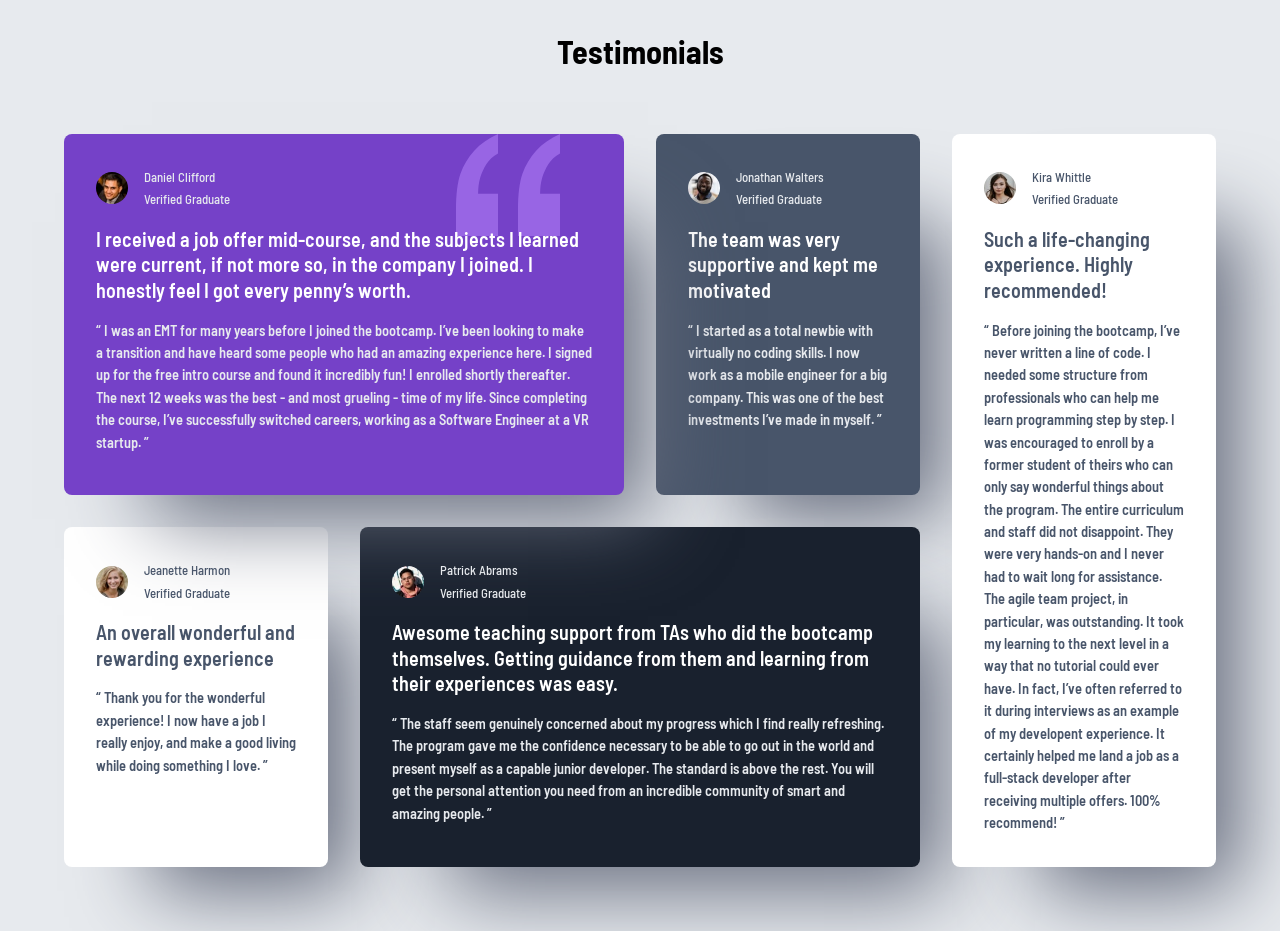
<file: junior/testimonials-grid-section-main/index.html>
<!doctype html>
<html lang="en">
  <head>
    <meta charset="UTF-8" />
    <meta name="viewport" content="width=device-width, initial-scale=1.0" />
    <link rel="stylesheet" href="css/style.css" />
    <link rel="icon" href="images/favicon-32x32.png" />
    <title>Frontend Mentor | Testimonials grid section main</title>
  </head>

  <body>
    <header>
      <h1>Testimonials</h1>
    </header>
    <main class="card">
      <article class="daniel">
        <img src="images/bg-pattern-quotation.svg" alt="" class="quotation" />
        <div class="figure">
          <img
            src="images/image-daniel.jpg"
            alt="Daniel Clifford"
            class="avatar"
          />
          <div>
            <h2>Daniel Clifford</h2>
            <span>Verified Graduate</span>
          </div>
        </div>
        <div>
          <p class="main-quote">
            I received a job offer mid-course, and the subjects I learned were
            current, if not more so, in the company I joined. I honestly feel I
            got every penny’s worth.
          </p>
          <p>
            “ I was an EMT for many years before I joined the bootcamp. I’ve
            been looking to make a transition and have heard some people who had
            an amazing experience here. I signed up for the free intro course
            and found it incredibly fun! I enrolled shortly thereafter. The next
            12 weeks was the best - and most grueling - time of my life. Since
            completing the course, I’ve successfully switched careers, working
            as a Software Engineer at a VR startup. ”
          </p>
        </div>
      </article>
      <article class="jonathan">
        <div class="figure">
          <img
            src="images/image-jonathan.jpg"
            alt="Jonathan Walters"
            class="avatar"
          />
          <div>
            <h2>Jonathan Walters</h2>
            <span>Verified Graduate</span>
          </div>
        </div>

        <div>
          <p class="main-quote">
            The team was very supportive and kept me motivated
          </p>
          <p>
            “ I started as a total newbie with virtually no coding skills. I now
            work as a mobile engineer for a big company. This was one of the
            best investments I’ve made in myself. ”
          </p>
        </div>
      </article>
      <article class="jeanette">
        <div class="figure">
          <img
            src="images/image-jeanette.jpg"
            alt="Jeanette Harmon"
            class="avatar"
          />
          <div>
            <h2>Jeanette Harmon</h2>
            <span>Verified Graduate</span>
          </div>
        </div>
        <div>
          <p class="main-quote">
            An overall wonderful and rewarding experience
          </p>
          <p>
            “ Thank you for the wonderful experience! I now have a job I really
            enjoy, and make a good living while doing something I love. ”
          </p>
        </div>
      </article>
      <article class="patrick">
        <div class="figure">
          <img
            src="images/image-patrick.jpg"
            alt="Patrick Abrams"
            class="avatar"
          />
          <div>
            <h2>Patrick Abrams</h2>
            <span>Verified Graduate</span>
          </div>
        </div>
        <div>
          <p class="main-quote">
            Awesome teaching support from TAs who did the bootcamp themselves.
            Getting guidance from them and learning from their experiences was
            easy.
          </p>
          <p>
            “ The staff seem genuinely concerned about my progress which I find
            really refreshing. The program gave me the confidence necessary to
            be able to go out in the world and present myself as a capable
            junior developer. The standard is above the rest. You will get the
            personal attention you need from an incredible community of smart
            and amazing people. ”
          </p>
        </div>
      </article>

      <article class="kira">
        <div class="figure">
          <img src="images/image-kira.jpg" alt="Kira Whittle" class="avatar" />
          <div>
            <h2>Kira Whittle</h2>
            <span>Verified Graduate</span>
          </div>
        </div>
        <div>
          <p class="main-quote">
            Such a life-changing experience. Highly recommended!
          </p>
          <p>
            “ Before joining the bootcamp, I’ve never written a line of code. I
            needed some structure from professionals who can help me learn
            programming step by step. I was encouraged to enroll by a former
            student of theirs who can only say wonderful things about the
            program. The entire curriculum and staff did not disappoint. They
            were very hands-on and I never had to wait long for assistance. The
            agile team project, in particular, was outstanding. It took my
            learning to the next level in a way that no tutorial could ever
            have. In fact, I’ve often referred to it during interviews as an
            example of my developent experience. It certainly helped me land a
            job as a full-stack developer after receiving multiple offers. 100%
            recommend! ”
          </p>
        </div>
      </article>
    </main>
  </body>
</html>
</file>
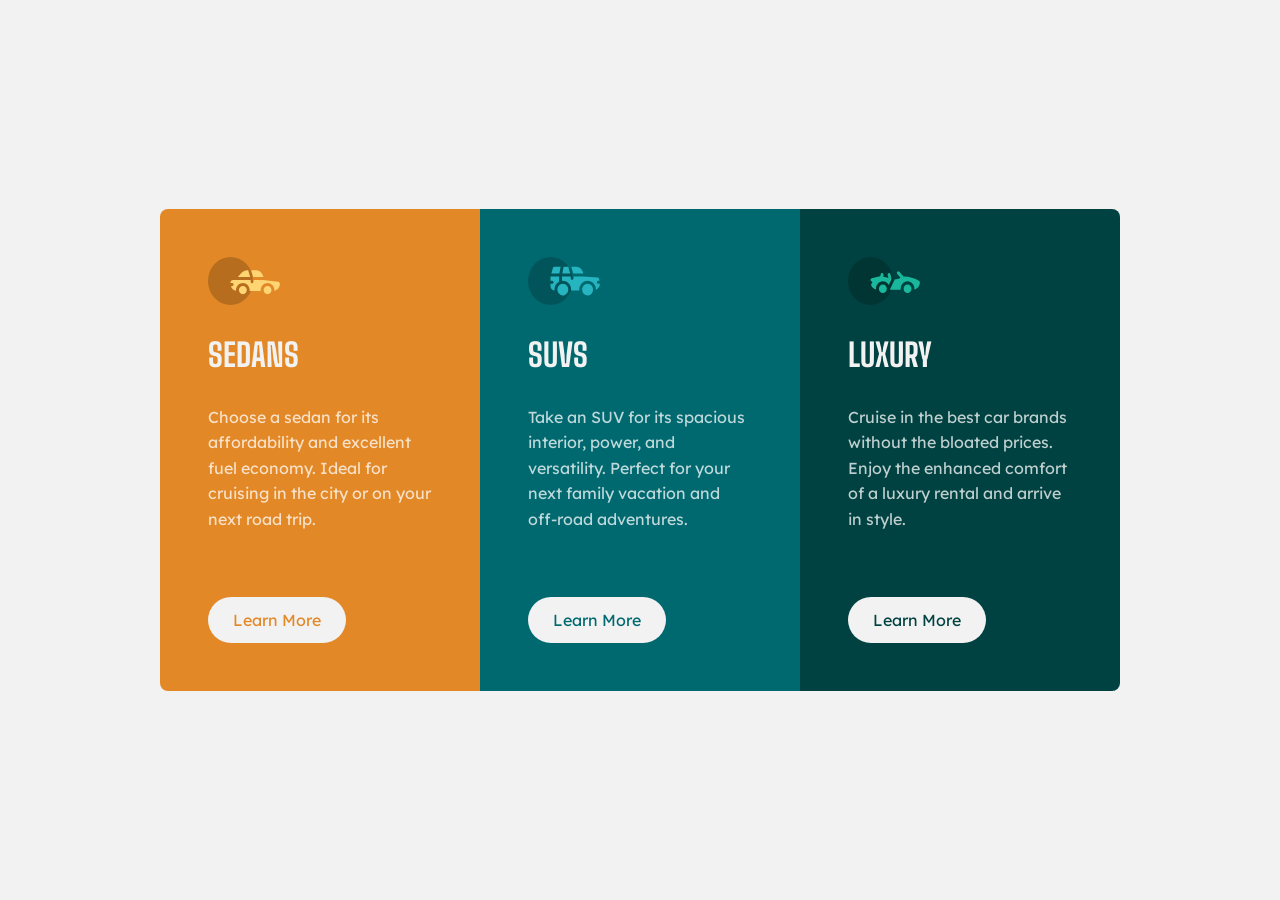
<file: newbie/3-column-preview-card-component/index.html>
<!DOCTYPE html>
<html lang="en">
    <head>
        <meta charset="UTF-8">
        <meta name="viewport" content="width=device-width, initial-scale=1.0">
        <link rel="icon" type="image/png" sizes="32x32" href="images/favicon-32x32.png">
        <link rel="stylesheet" href="css/style.css">
        <link rel="preconnect" href="https://fonts.googleapis.com">
        <link rel="preconnect" href="https://fonts.gstatic.com" crossorigin>
        <link
            href="https://fonts.googleapis.com/css2?family=Big+Shoulders:opsz,wght@10..72,700&family=Lexend+Deca&display=swap"
            rel="stylesheet">
        <title>Frontend Mentor | 3-column preview card component</title>
    </head>
    <body>
        <h1 class="sr-only">Choose your car</h1>
        <main>
            <section class="sedans">
                <div>
                    <img src="images/icon-sedans.svg" alt="" class="icon">
                    <h2>SEDANS</h2>
                    <p>Choose a sedan for its affordability and excellent fuel economy. Ideal for cruising in the city
                        or on your next road trip.</p>
                </div>
                <a href="#" class="button-sedans">Learn More</a>
            </section>
            <section class="suvs">
                <div>
                    <img src="images/icon-suvs.svg" alt="" class="icon">
                    <h2>SUVS</h2>
                    <p>Take an SUV for its spacious interior, power, and versatility. Perfect for your next family vacation
                        and off-road adventures.</p>
                </div>
                <a href="#" class="button-suvs">Learn More</a>
            </section>
            <section class="luxury">
                <div>
                     <img src="images/icon-luxury.svg" alt="" class="icon">
                    <h2>LUXURY</h2>
                    <p>Cruise in the best car brands without the bloated prices. Enjoy the enhanced comfort of a luxury
                        rental and arrive in style.
                    </p>
                </div>
                <a href="#" class="button-luxury">Learn More</a>
            </section>
        </main>
    </body>
</html>
</file>
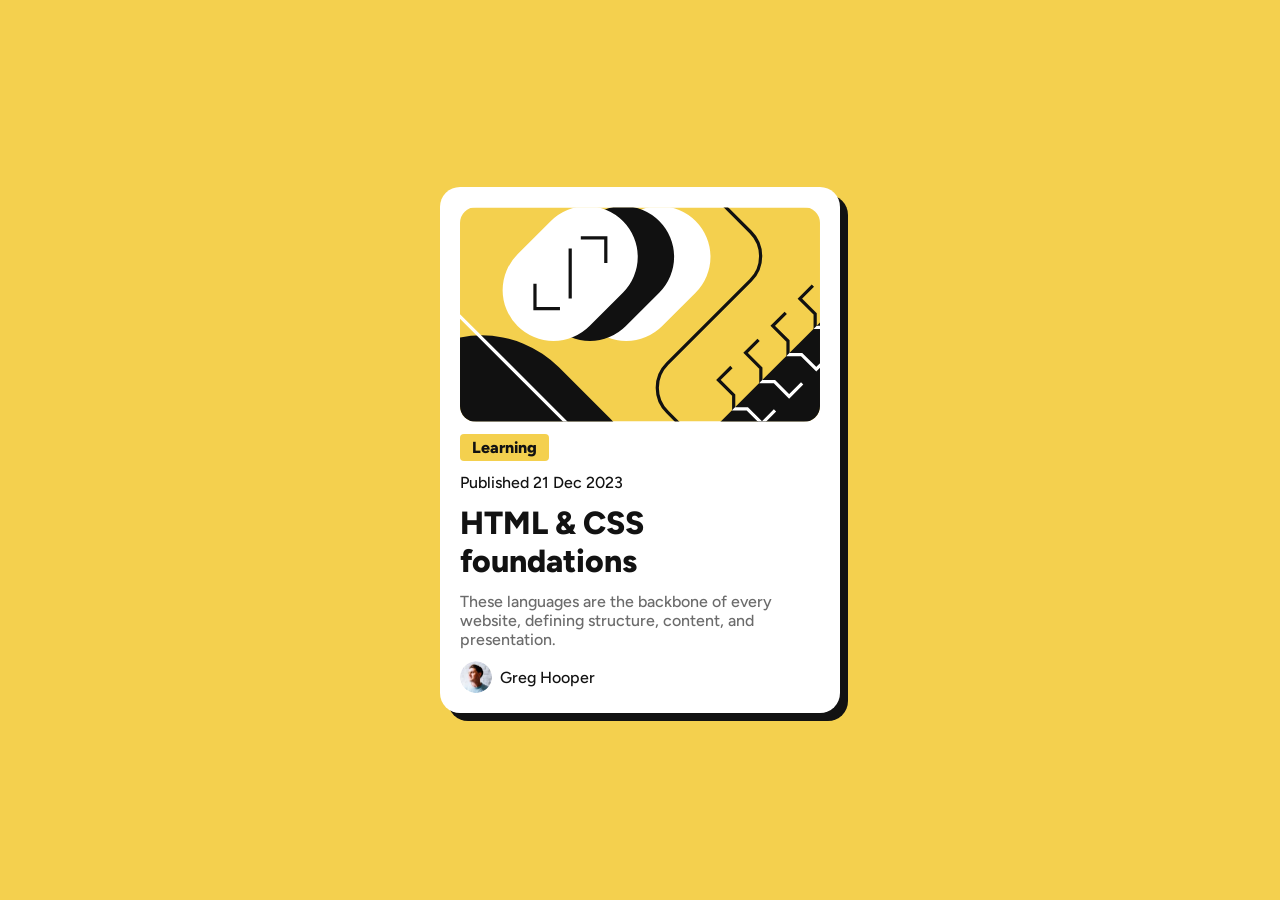
<file: newbie/blog-preview-card/index.html>
<!DOCTYPE html>
<html lang="en">
    <head>
        <meta charset="utf-8">
        <meta name="viewport" content="width=device-width, initial-scale=1.0">
        <link rel="preconnect" href="https://fonts.googleapis.com">
        <link rel="preconnect" href="https://fonts.gstatic.com" crossorigin>
        <link href="https://fonts.googleapis.com/css2?family=Figtree:wght@300..900&display=swap" rel="stylesheet">
        <link rel="icon" type="image/png" sizes="32x32" href="images/favicon-32x32.png">
        <link rel="stylesheet" href="CSS/style.css">
        <title>Frontend Mentor | Blog preview card</title>
    </head>
    <body>
        <main class="card">
            <img src="images/illustration-article.svg" alt="" class="card__image">
            <span class="card__tag">Learning</span>
            <p class="card__date">Published 21 Dec 2023</p>
            <h1 class="card__title"><a href="#">HTML & CSS foundations</a></h1>
            <p class="card__description">These languages are the backbone of every website, defining structure, content, and presentation.</p>
            <div class="card__author">
                <img src="images/image-avatar.webp" alt="Greg Hooper" class="card__avatar">
                <span class="card__author-name">Greg Hooper</span>
            </div>
        </main>
    </body>
</html>
</file>
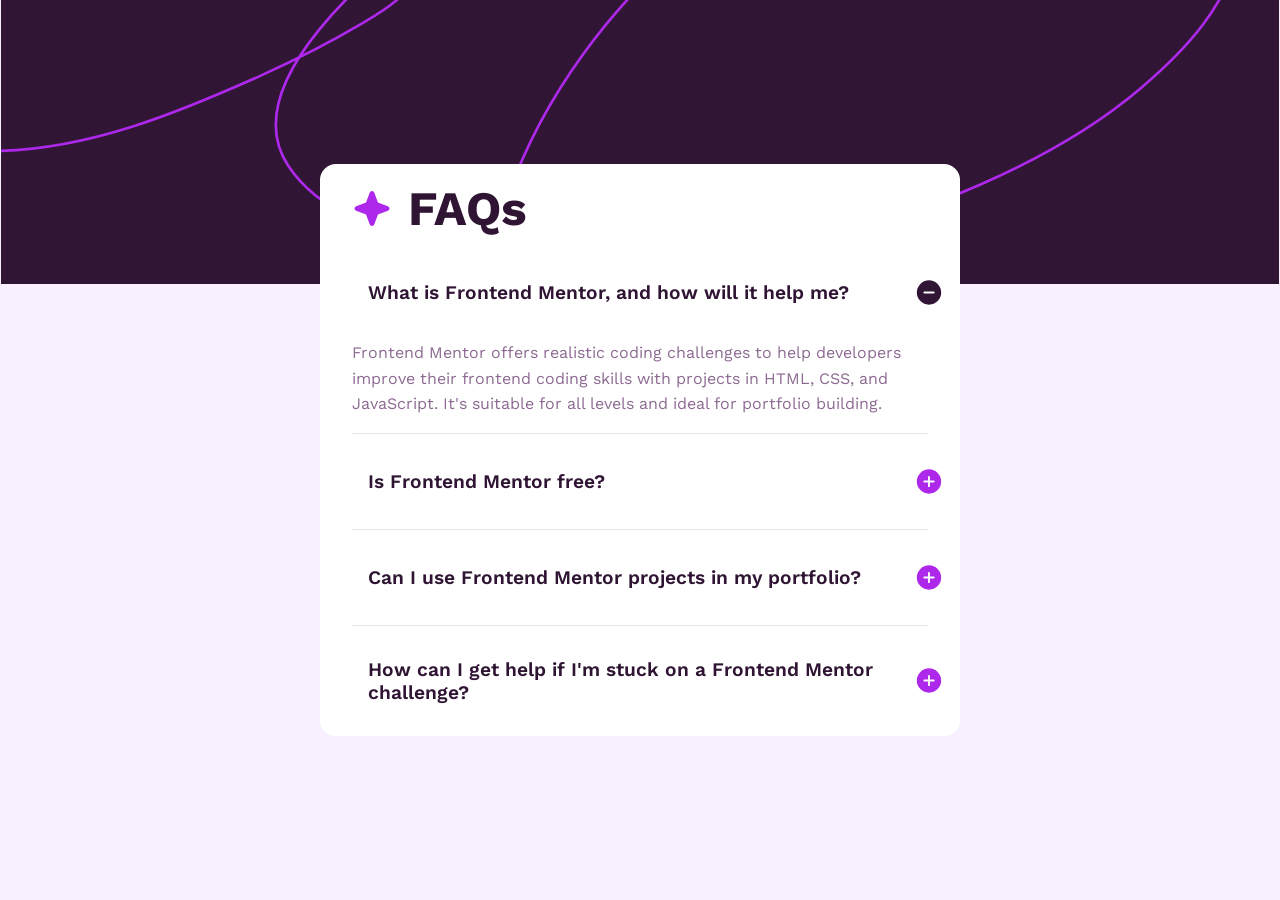
<file: newbie/FAQ accordion/index.html>
<!doctype html>
<html lang="en">

<head>
    <meta charset="UTF-8" />
    <meta name="viewport" content="width=device-width, initial-scale=1.0" />
    <link rel="icon" type="image/png" sizes="32x32" href="images/favicon-32x32.png" />
    <meta name="description" content="A responsive FAQ accordion built with semantic HTML, CSS, and JavaScript — Frontend Mentor challenge." />
    <link rel="stylesheet" href="css/style.css" />
    <link rel="preconnect" href="https://fonts.googleapis.com">
    <link rel="preconnect" href="https://fonts.gstatic.com" crossorigin>
    <link href="https://fonts.googleapis.com/css2?family=Work+Sans:wght@100..900&display=swap" rel="stylesheet">
    <title>Frontend Mentor | FAQ accordion</title>
    <script src="scripts/script.js" defer></script>
</head>

<body>
    <main class="card">
        <div class="header">
            <img src="images/icon-star.svg" alt="" />
            <h1>FAQs</h1>
        </div>

        <ul class="questions-wrapper">
            <li class="question-item">
                <h2>
                    <button type="button" aria-expanded="true">
                        What is Frontend Mentor, and how will it help me?
                        <span>
                            <img src="images/icon-minus.svg" alt="" class="minus"/>
                            <img src="images/icon-plus.svg" alt="" class="plus"/>
                        </span>
                    </button>
                </h2>   
                <p class="item-text">
                    Frontend Mentor offers realistic coding challenges to help developers
                    improve their frontend coding skills with projects in HTML, CSS, and
                    JavaScript. It's suitable for all levels and ideal for portfolio
                    building.
                </p>
            </li>
            <li class="question-item close">
                <h2>
                    <button type="button" aria-expanded="false">
                        Is Frontend Mentor free?
                        <span><img src="images/icon-minus.svg" alt="" class="minus"/>
                            <img src="images/icon-plus.svg" alt="" class="plus"/>
                        </span>
                    </button>
                </h2>
                <p class="item-text">
                    Yes, Frontend Mentor offers both free and premium coding challenges,
                    with the free option providing access to a range of projects suitable
                    for all skill levels.
                </p>
            </li>
            <li class="question-item close">
                <h2>
                    <button type="button" aria-expanded="false">
                        Can I use Frontend Mentor projects in my portfolio?
                        <span><img src="images/icon-minus.svg" alt="" class="minus"/>
                            <img src="images/icon-plus.svg" alt="" class="plus"/>
                        </span>
                    </button>
                </h2>
                <p class="item-text">
                    Yes, you can use projects completed on Frontend Mentor in your
                    portfolio. It's an excellent way to showcase your skills to potential
                    employers!
                </p>
            </li>
            <li class="question-item close">
                <h2>
                    <button type="button" aria-expanded="false">
                        How can I get help if I'm stuck on a Frontend Mentor challenge?
                        <span><img src="images/icon-minus.svg" alt="" class="minus"/>
                            <img src="images/icon-plus.svg" alt="" class="plus"/>
                        </span>
                    </button>
                </h2>
                <p class="item-text">
                    The best place to get help is inside Frontend Mentor's Discord
                    community. There's a help channel where you can ask questions and seek
                    support from other community members.
                </p>
            </li>
        </ul>
    </main>
</body>
</html>
</file>
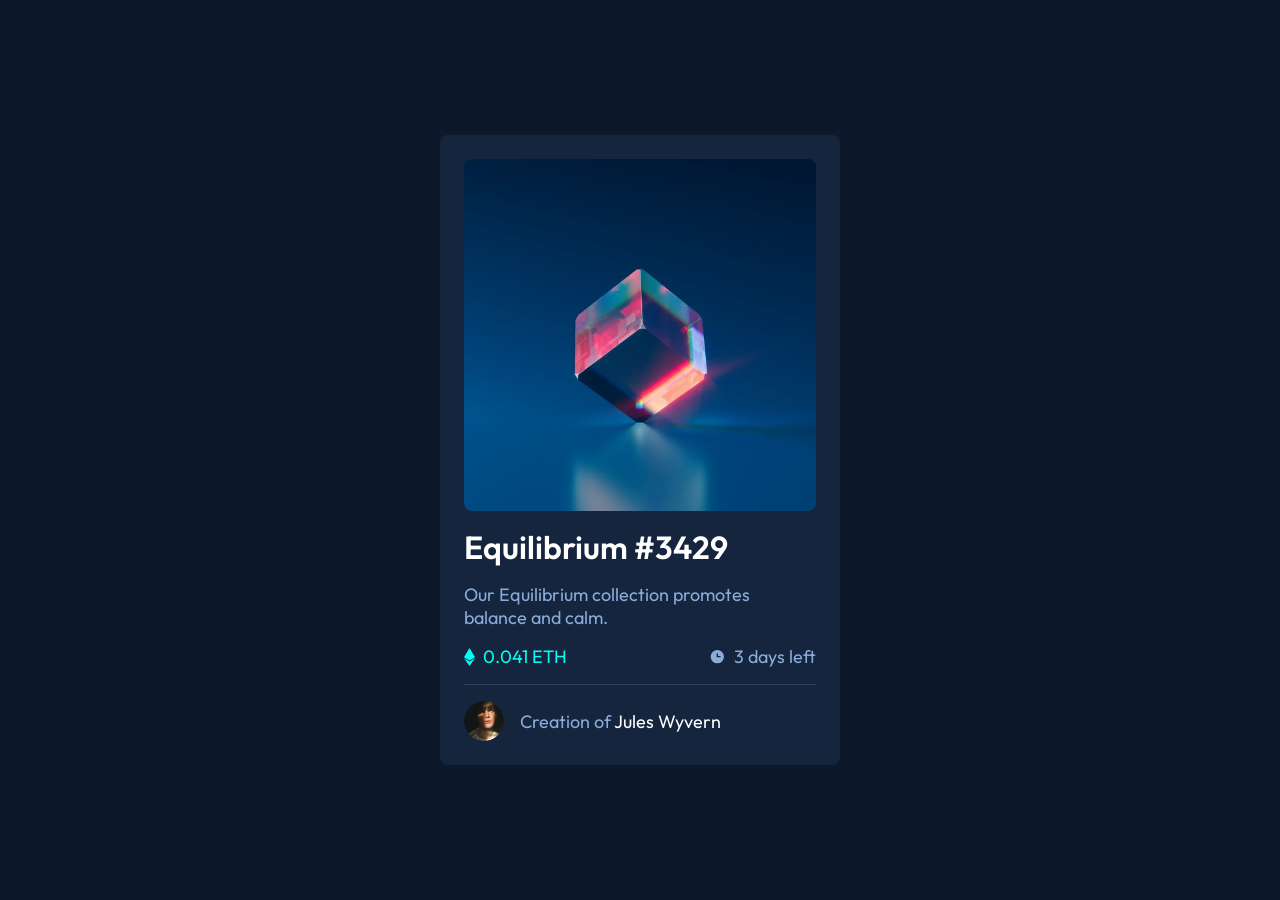
<file: newbie/nft-preview-card-component/index.html>
<!doctype html>
<html lang="en">
  <head>
    <meta charset="UTF-8" />
    <meta name="viewport" content="width=device-width, initial-scale=1.0" />
    <link rel="stylesheet" href="css/style.css" />
    <link
      rel="icon"
      type="image/png"
      sizes="32x32"
      href="images/favicon-32x32.png"
    />
    <title>Frontend Mentor | NFT preview card component</title>
  </head>
  <body>
    <main class="card">
      <div class="image-container">
        <img
          src="images/image-equilibrium.jpg"
          alt="Abstract render of an iridescent glass cube"
          class="main-image"
        />
        <img src="images/icon-view.svg" alt="" class="hover-image" />
      </div>
      <h1><a href="#">Equilibrium #3429</a></h1>
      <p>Our Equilibrium collection promotes balance and calm.</p>
      <div class="data">
        <div class="pair">
          <img src="images/icon-ethereum.svg" alt="" />
          <span class="ETH">0.041 ETH</span>
        </div>
        <div class="pair">
          <img src="images/icon-clock.svg" alt="" />
          <span> 3 days left</span>
        </div>
      </div>
      <hr />
      <figure>
        <img
          src="images/image-avatar.png"
          alt="Jules Wyvern"
          class="avatar"
        />
        <figcaption>Creation of <a href="#">Jules Wyvern</a></figcaption>
      </figure>
    </main>
  </body>
</html>
</file>
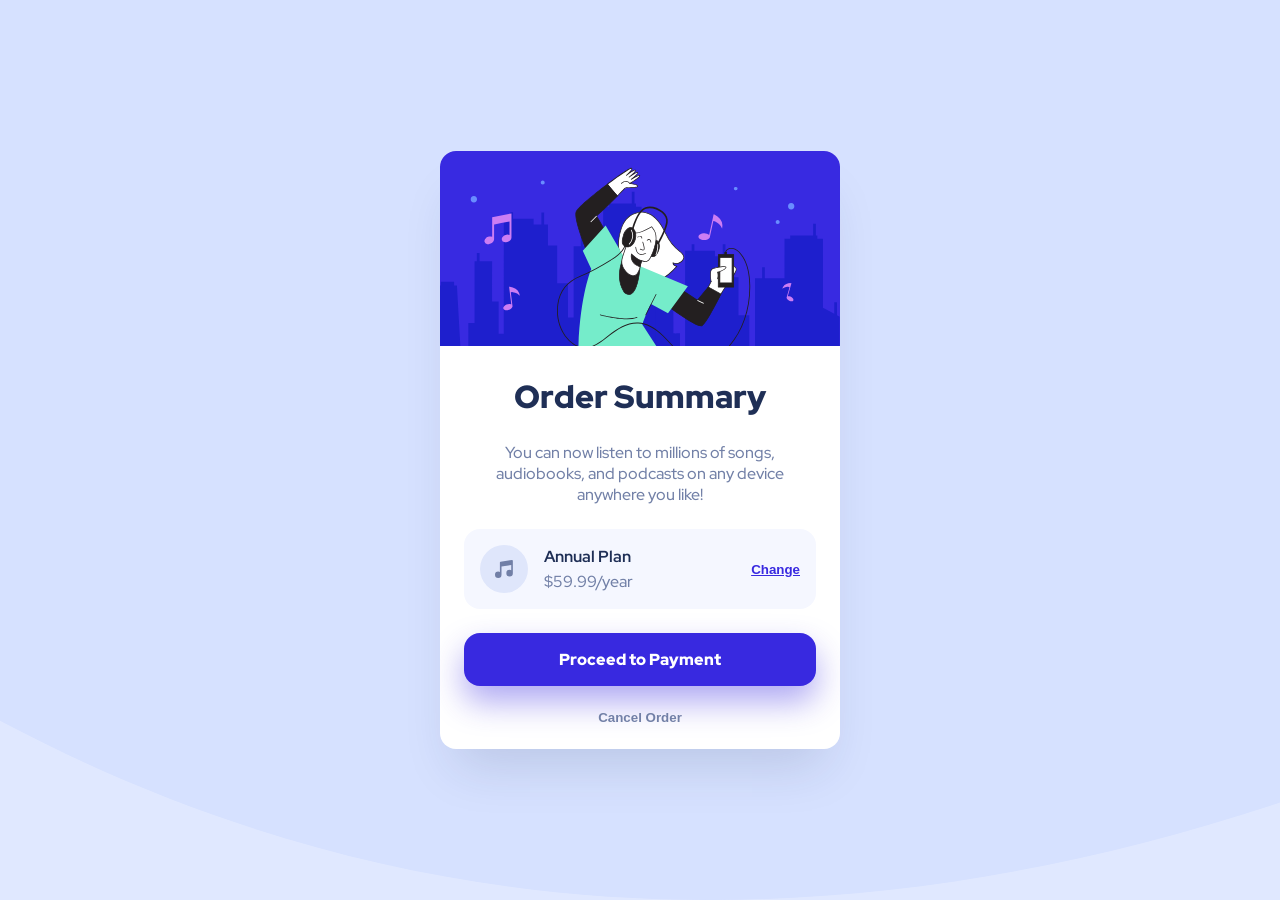
<file: newbie/order-summary-component/index.html>
<!doctype html>
<html lang="en">
  <head>
    <meta charset="UTF-8" />
    <meta name="viewport" content="width=device-width, initial-scale=1.0" />
    <link
      rel="icon"
      type="image/png"
      sizes="32x32"
      href="images/favicon-32x32.png"
    />
    <link rel="stylesheet" href="css/style.css" />
    <title>Frontend Mentor | Order summary card</title>
  </head>
  <body>
    <main class="card">
      <img src="images/illustration-hero.svg" alt="" class="hero" />
      <div class="summary">
        <h1>Order Summary</h1>
        <p>
          You can now listen to millions of songs, audiobooks, and podcasts on
          any device anywhere you like!
        </p>
        <div class="box">
          <div class="annual-plan">
            <img src="images/icon-music.svg" alt="" />
            <div class="price">
              <span class="price-head">Annual Plan</span>
              <span class="price-tag">$59.99/year</span>
            </div>
          </div>
          <button type="button" class="box-button">Change</button>
        </div>
        <a href="#">Proceed to Payment</a>
        <button type="button" class="order-button">Cancel Order</button>
      </div>
    </main>
  </body>
</html>
</file>
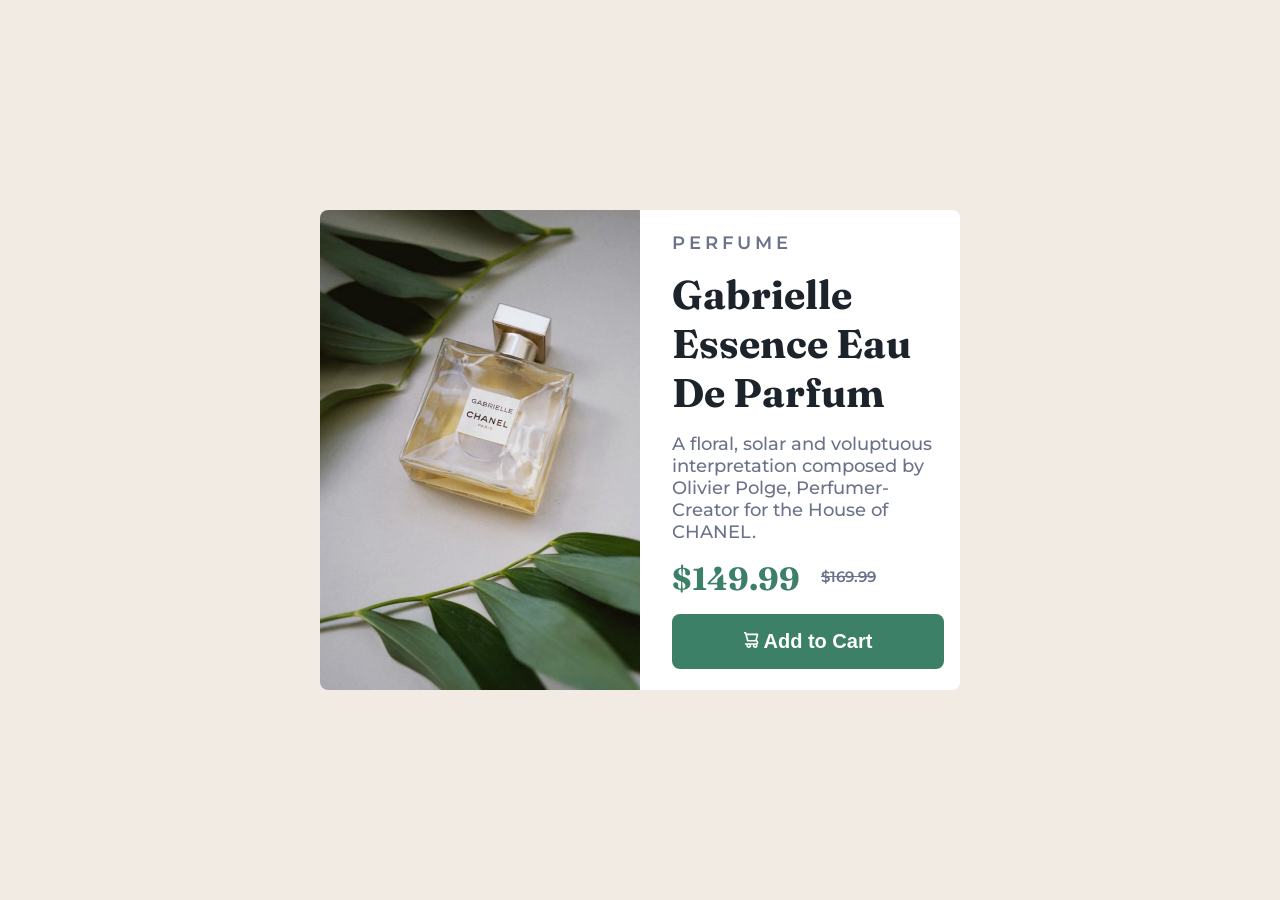
<file: newbie/product-preview-card-component/index.html>
<!doctype html>
<html lang="en">
  <head>
    <meta charset="UTF-8" />
    <meta name="viewport" content="width=device-width, initial-scale=1.0" />
    <link rel="stylesheet" href="css/style.css" />
    <link
      rel="icon"
      type="image/png"
      sizes="32x32"
      href="images/favicon-32x32.png"
    />
    <link rel="preconnect" href="https://fonts.googleapis.com" />
    <link rel="preconnect" href="https://fonts.gstatic.com" crossorigin />
    <link
      href="https://fonts.googleapis.com/css2?family=Fraunces:ital,opsz,wght@0,9..144,100..900;1,9..144,100..900&family=Montserrat:ital,wght@0,100..900;1,100..900&display=swap"
      rel="stylesheet"
    />
    <title>Frontend Mentor | Product preview card component</title>
  </head>
  <body>
    <main class="card">
      <div class="image">
        <img
          src="images/image-product-desktop.jpg"
          alt="Gabrielle Essence Eau De Parfum"
          class="desktop-img"
        />
        <img
          src="images/image-product-mobile.jpg"
          alt="Gabrielle Essence Eau De Parfum"
          class="mobile-img"
        />
      </div>

      <div class="content">
        <span class="perfume">PERFUME</span>

        <h1>Gabrielle Essence Eau De Parfum</h1>

        <p>
          A floral, solar and voluptuous interpretation composed by Olivier
          Polge, Perfumer-Creator for the House of CHANEL.
        </p>
        <div class="price">
          <span>$149.99</span> <del>$169.99</del>
        </div>

        <button>
          <img src="images/icon-cart.svg" alt="" /> <span>Add to Cart</span>
        </button>
      </div>
    </main>
  </body>
</html>
</file>
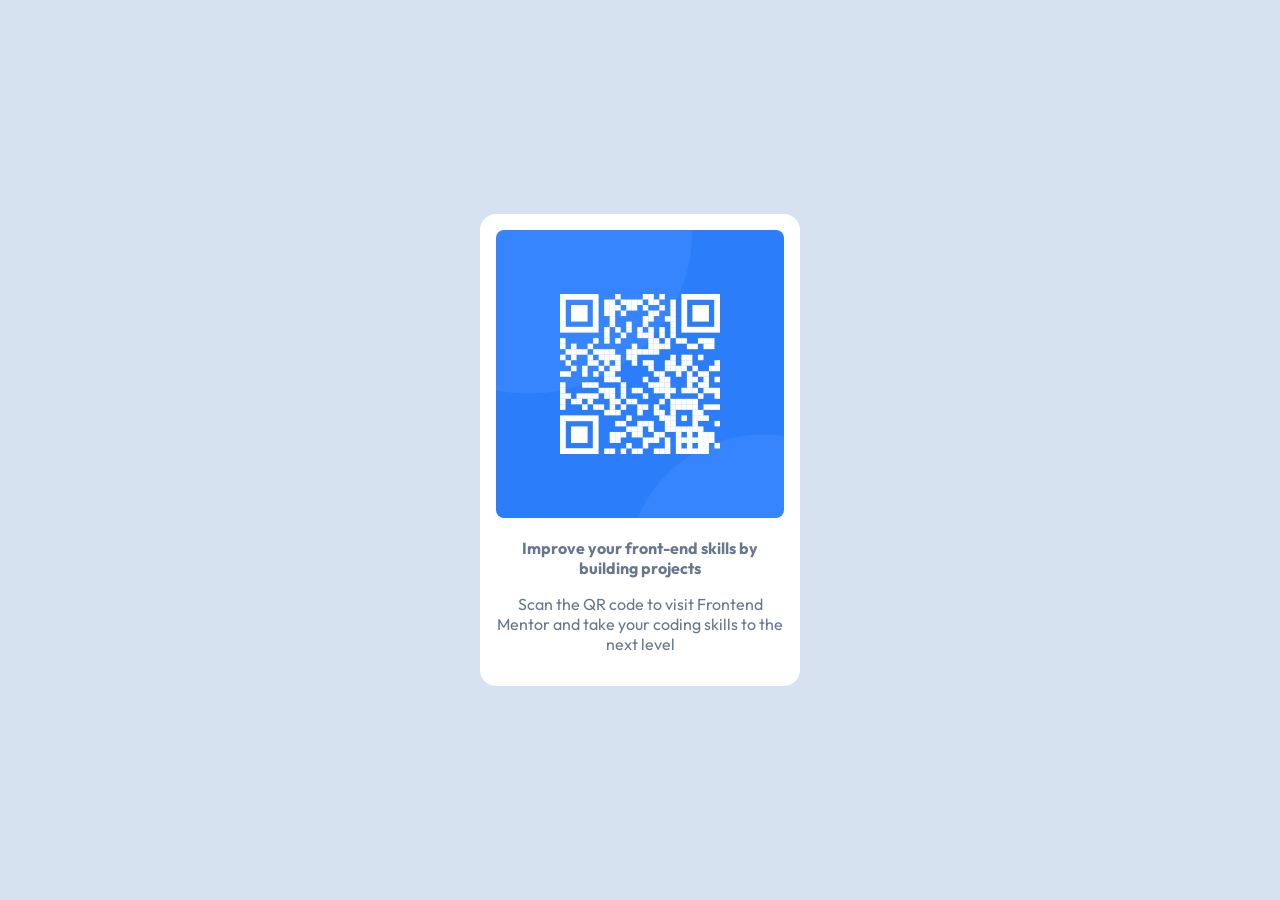
<file: newbie/qr-code-component/index.html>
<!DOCTYPE html>
<html lang="en">
    <head>
        <meta charset="utf-8">
        <meta name="viewport" content="width=device-width, initial-scale=1.0">
        <link rel="icon" type="image/png" href="images/favicon-32x32.png">
        <link rel="preconnect" href="https://fonts.googleapis.com">
        <link rel="preconnect" href="https://fonts.gstatic.com" crossorigin>
        <link href="https://fonts.googleapis.com/css2?family=Outfit:wght@100..900&display=swap" rel="stylesheet">
        <link rel="stylesheet" href="CSS/style.css">
        <title>Frontend Mentor | QR code component</title>
    </head>

    <body>
        <main>
            <div class="card">
                <img src="images/image-qr-code.png" alt="QR code image, it links to Frontend Mentor">
                <p class="message">Improve your front-end skills by building projects</p>
                <p>Scan the QR code to visit Frontend Mentor and take your coding skills to the next level</p>
            </div>
        </main>
    </body>
</html>
</file>
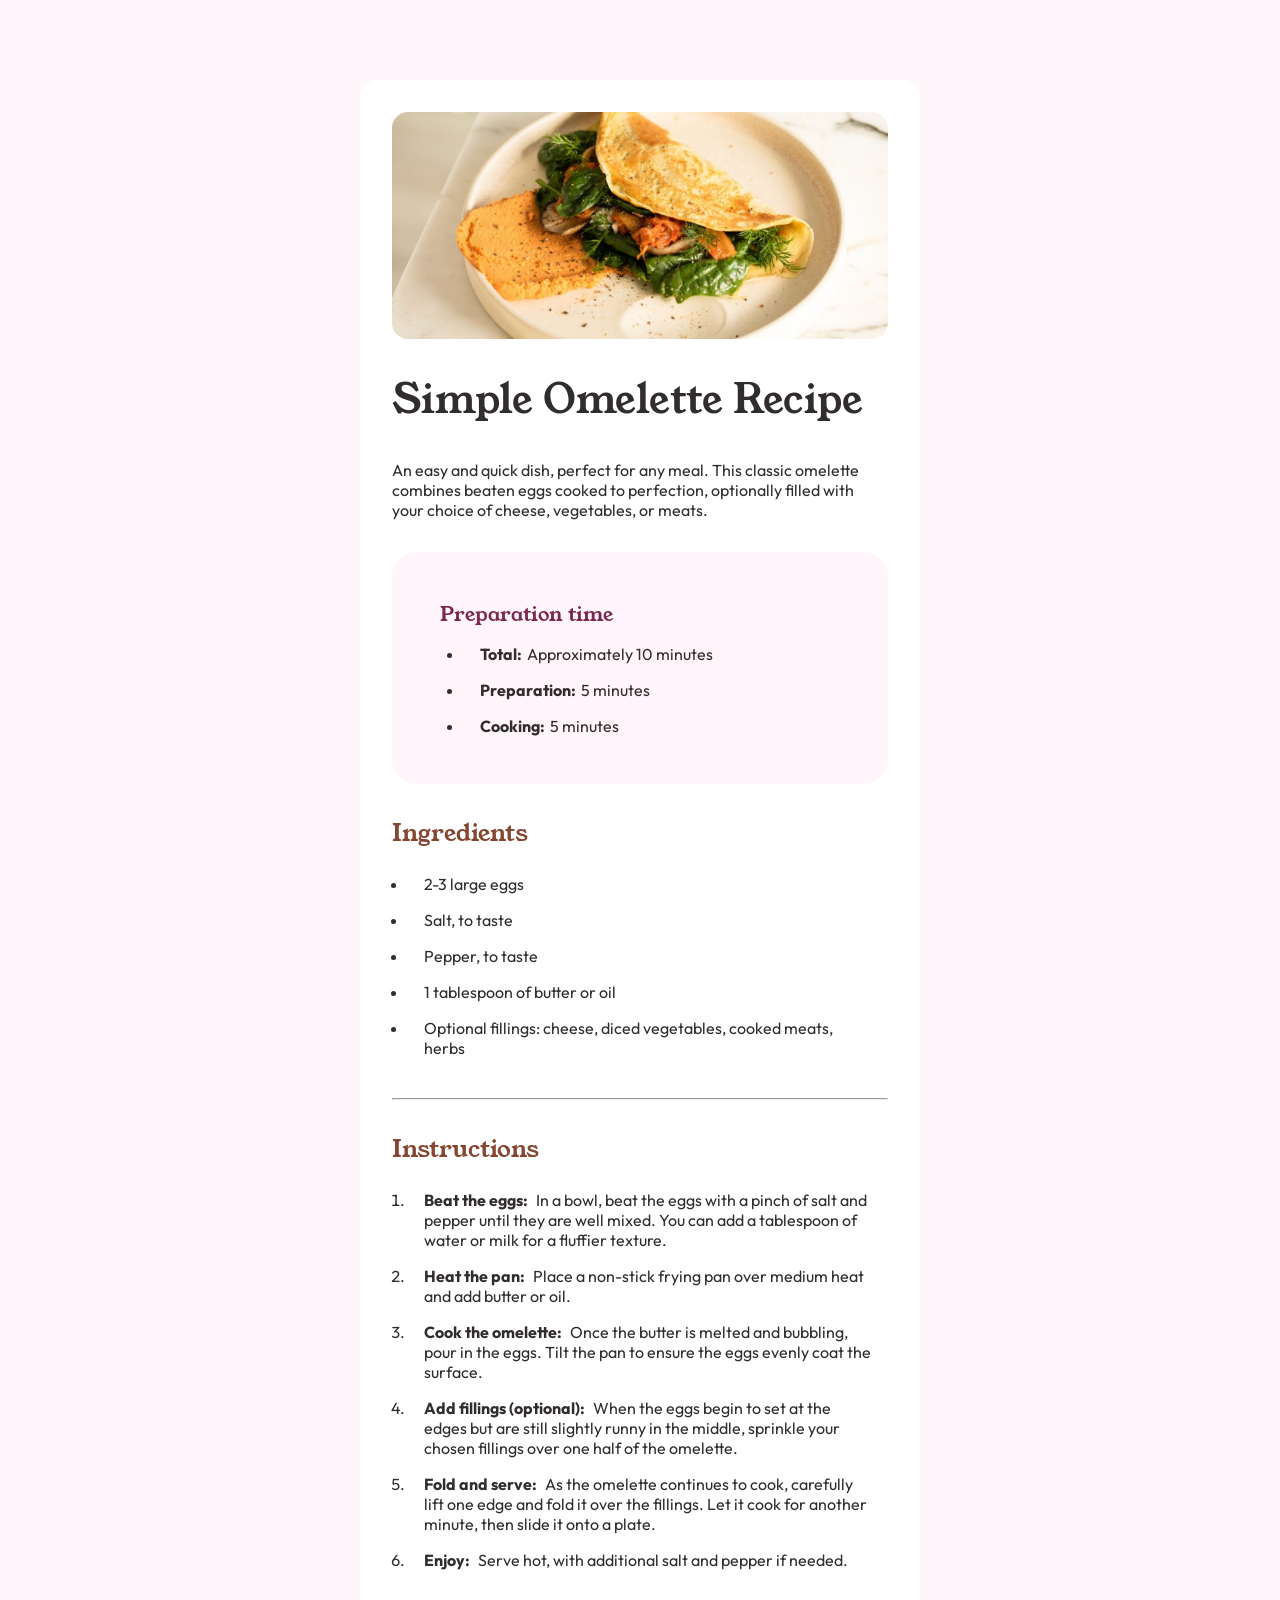
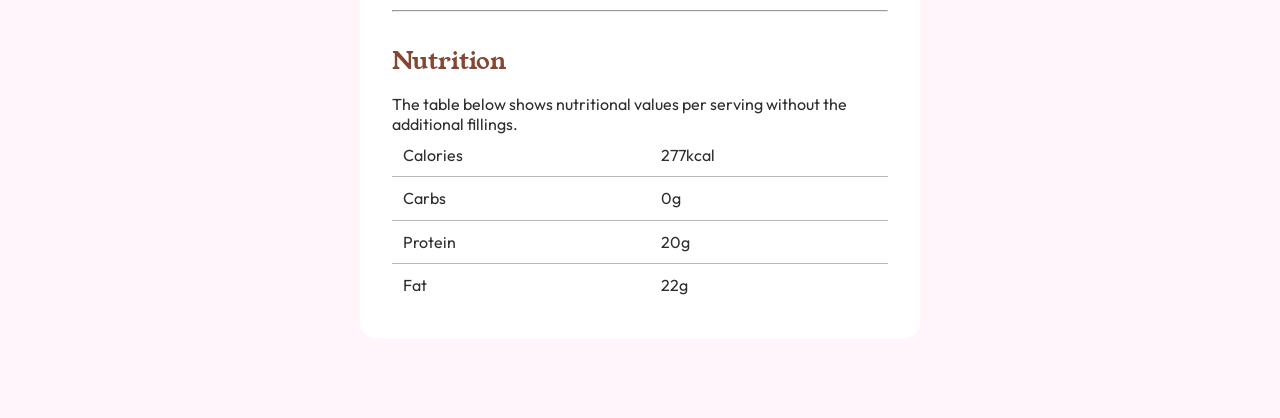
<file: newbie/recipe-page/index.html>
<!doctype html>
<html lang="en">
  <head>
    <meta charset="UTF-8" />
    <meta name="viewport" content="width=device-width, initial-scale=1.0" />
    <link rel="preconnect" href="https://fonts.googleapis.com" />
    <link rel="preconnect" href="https://fonts.gstatic.com" crossorigin />
    <link
      href="https://fonts.googleapis.com/css2?family=Outfit:wght@100..900&display=swap"
      rel="stylesheet"
    />
    <link rel="preconnect" href="https://fonts.googleapis.com" />
    <link rel="preconnect" href="https://fonts.gstatic.com" crossorigin />
    <link
      href="https://fonts.googleapis.com/css2?family=Young+Serif&display=swap"
      rel="stylesheet"
    />
    <link
      rel="icon"
      type="image/png"
      sizes="32x32"
      href="images/favicon-32x32.png"
    />
    <link rel="stylesheet" href="css/style.css" />
    <title>Frontend Mentor | Recipe page</title>
  </head>
  <body>
    <main class="card">
      <img src="images/image-omelette.jpeg" alt="A folded omelette filled with greens and other vegetables, served on a beige plate."/>
      <section class="head">
        <h1>Simple Omelette Recipe</h1>
        <p>
          An easy and quick dish, perfect for any meal. This classic omelette
          combines beaten eggs cooked to perfection, optionally filled with your
          choice of cheese, vegetables, or meats.
        </p>
      </section>

      <section class="preparation">
        <h2>Preparation time</h2>
        <dl class="description">
          <div class="pairs">
            <div class="flex">
              <dt><strong>Total:</strong></dt>
              <dd>Approximately 10 minutes</dd>
            </div>
          </div>

          <div class="pairs">
            <div class="flex">
              <dt><strong>Preparation:</strong></dt>
              <dd>5 minutes</dd>
            </div>
          </div>

          <div class="pairs">
            <div class="flex">
              <dt><strong>Cooking:</strong></dt>
              <dd>5 minutes</dd>
            </div>
          </div>
        </dl>
      </section>

      <section class="ingredients">
        <h2>Ingredients</h2>
        <ul class="list">
          <li>2-3 large eggs</li>
          <li>Salt, to taste</li>
          <li>Pepper, to taste</li>
          <li>1 tablespoon of butter or oil</li>
          <li>
            Optional fillings: cheese, diced vegetables, cooked meats, herbs
          </li>
        </ul>
      </section>
      <hr>
      <section class="instructions">
        <h2>Instructions</h2>
        <ol class="list">
          <li>
            <strong>Beat the eggs:</strong> In a bowl, beat the eggs with a
            pinch of salt and pepper until they are well mixed. You can add a
            tablespoon of water or milk for a fluffier texture.
          </li>
          <li>
            <strong>Heat the pan:</strong> Place a non-stick frying pan over
            medium heat and add butter or oil.
          </li>
          <li>
            <strong>Cook the omelette:</strong> Once the butter is melted and
            bubbling, pour in the eggs. Tilt the pan to ensure the eggs evenly
            coat the surface.
          </li>
          <li>
            <strong>Add fillings (optional):</strong> When the eggs begin to set
            at the edges but are still slightly runny in the middle, sprinkle
            your chosen fillings over one half of the omelette.
          </li>
          <li>
            <strong>Fold and serve:</strong> As the omelette continues to cook,
            carefully lift one edge and fold it over the fillings. Let it cook
            for another minute, then slide it onto a plate.
          </li>
          <li>
            <strong>Enjoy:</strong> Serve hot, with additional salt and pepper
            if needed.
          </li>
        </ol>
      </section>
      <hr>
      <section class="nutrition">
        <h2>Nutrition</h2>
        <p>
          The table below shows nutritional values per serving without the
          additional fillings.
        </p>
        <table>
          <tbody>
            <tr>
              <td>Calories</td>
              <td>277kcal</td>
            </tr>
            <tr>
              <td>Carbs</td>
              <td>0g</td>
            </tr>
            <tr>
              <td>Protein</td>
              <td>20g</td>
            </tr>
            <tr>
              <td>Fat</td>
              <td>22g</td>
            </tr>
          </tbody>
        </table>
      </section>
    </main>
  </body>
</html>
</file>
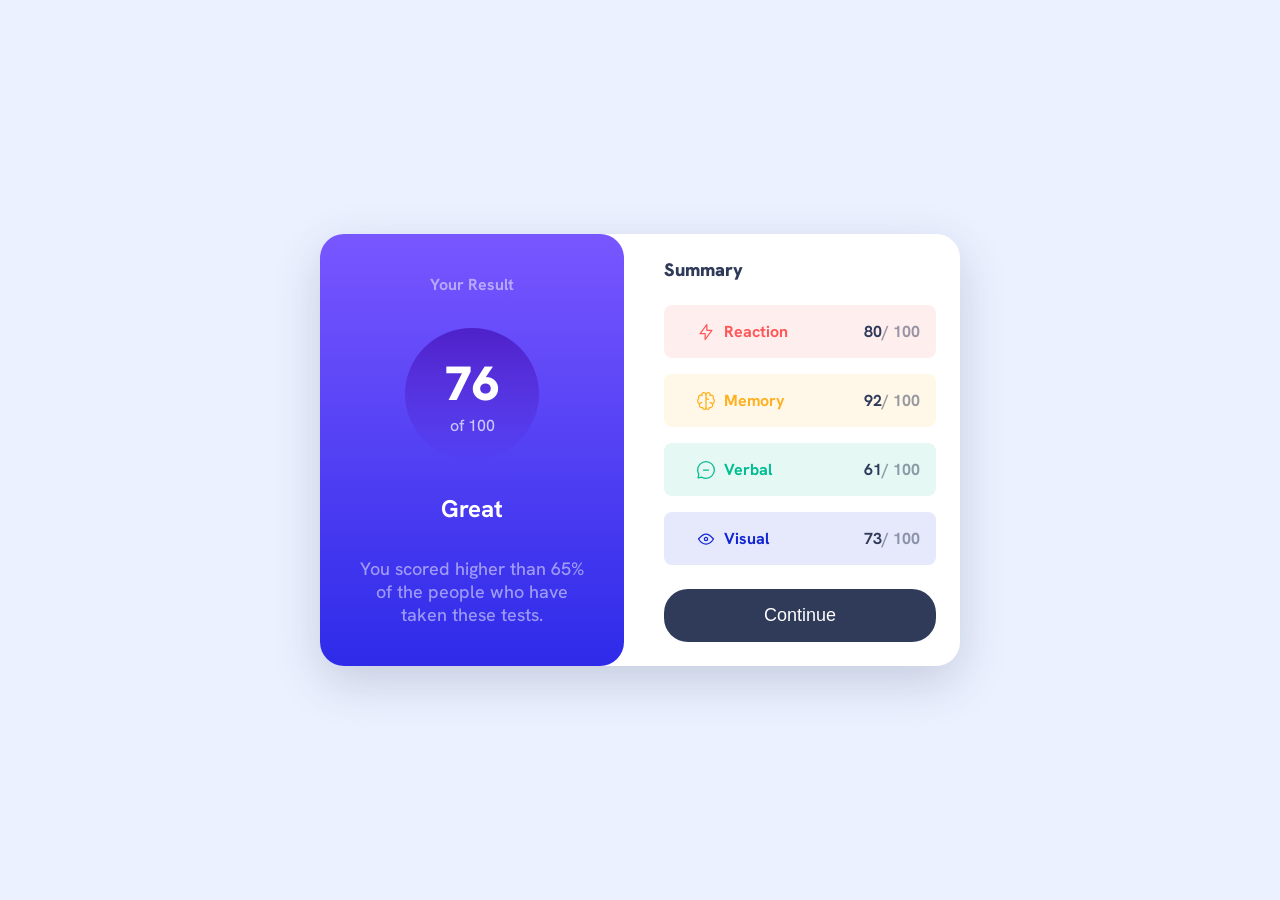
<file: newbie/results-summary-component/index.html>
<!doctype html>
<html lang="en">
  <head>
    <meta charset="UTF-8" />
    <meta name="viewport" content="width=device-width, initial-scale=1.0" />
    <link rel="preconnect" href="https://fonts.googleapis.com" />
    <link rel="preconnect" href="https://fonts.gstatic.com" crossorigin />
    <link
      href="https://fonts.googleapis.com/css2?family=Hanken+Grotesk:ital,wght@0,100..900;1,100..900&display=swap"
      rel="stylesheet"
    />
    <link rel="stylesheet" href="css/style.css" />
    <link
      rel="icon"
      type="image/png"
      sizes="32x32"
      href="images/favicon-32x32.png"
    />
    <title>Frontend Mentor | Results summary component</title>
  </head>
  <body>
    <main class="card">
      <section class="result">
        <h1>Your Result</h1>
        <p class="final-result"><span class="number">76</span> <span class="out-of">of 100</span></p>
        <span class="rating">Great</span>
        <p class="note">
          You scored higher than 65% of the people who have taken these tests.
        </p>
      </section>
      <section class="summary">
        <h2>Summary</h2>
        <div class="items">
          <div class="reaction">
            <div class="left">
              <img src="images/icon-reaction.svg" alt="">
              <span>Reaction</span>
            </div>
            <span class="percent">80 <span>/ 100</span></span>
          </div>
          <div class="memory">
            <div class="left">
              <img src="images/icon-memory.svg" alt="">
              <span>Memory</span>
            </div>
            <span class="percent">92 <span>/ 100</span></span>
          </div>
          <div class="verbal">
            <div class="left">
              <img src="images/icon-verbal.svg" alt="">
              <span>Verbal</span>
            </div>           
            <span class="percent">61 <span>/ 100</span></span>
          </div>
          <div class="visual">
            <div class="left">
              <img src="images/icon-visual.svg" alt="">
              <span>Visual</span>
            </div>
            <span class="percent">73 <span>/ 100</span></span>
          </div>
        </div>
        <button class="button">Continue</button>
      </section>
    </main>
  </body>
</html>
</file>
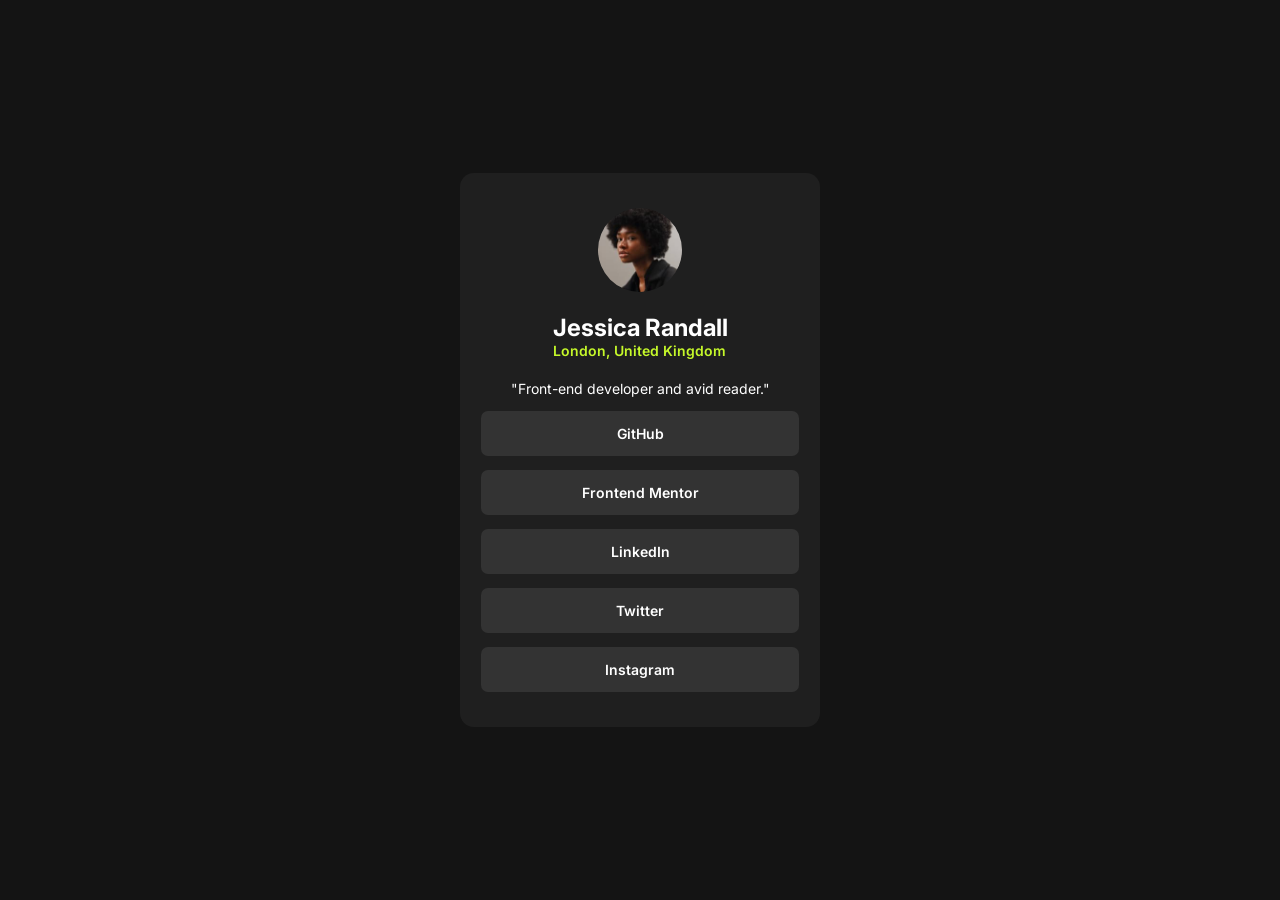
<file: newbie/social-links-profile/index.html>
<!DOCTYPE html>
<html lang="en">
    <head>
        <meta charset="utf-8">
        <meta name="viewport" content="width=device-width, initial-scale=1.0">
        <link rel="preconnect" href="https://fonts.googleapis.com">
        <link rel="preconnect" href="https://fonts.gstatic.com" crossorigin>
        <link href="https://fonts.googleapis.com/css2?family=Inter:ital,opsz,wght@0,14..32,100..900;1,14..32,100..900&display=swap" rel="stylesheet">
        <link rel="stylesheet" href="css/style.css">
        <link rel="icon" type="image/png" sizes="32x32" href="images/favicon-32x32.png">
        <title>Frontend Mentor | Social links profile</title>
    </head>
    <body>
        <main class="card">
            <figure>
                <img src="images/avatar-jessica.jpeg" alt="Jessica Randall" class="avatar">
                <figcaption>
                    <h1 class="name">Jessica Randall</h1>
                    <p class="place">London, United Kingdom</p>
                </figcaption>
            </figure>
            <h2 class="description">"Front-end developer and avid reader."</h2>
            <div class="buttons">
                <a href="#">GitHub</a>
                <a href="#">Frontend Mentor</a>
                <a href="#">LinkedIn</a>
                <a href="#">Twitter</a>
                <a href="#">Instagram</a>
            </div>
        </main>
    </body>
</html>
</file>
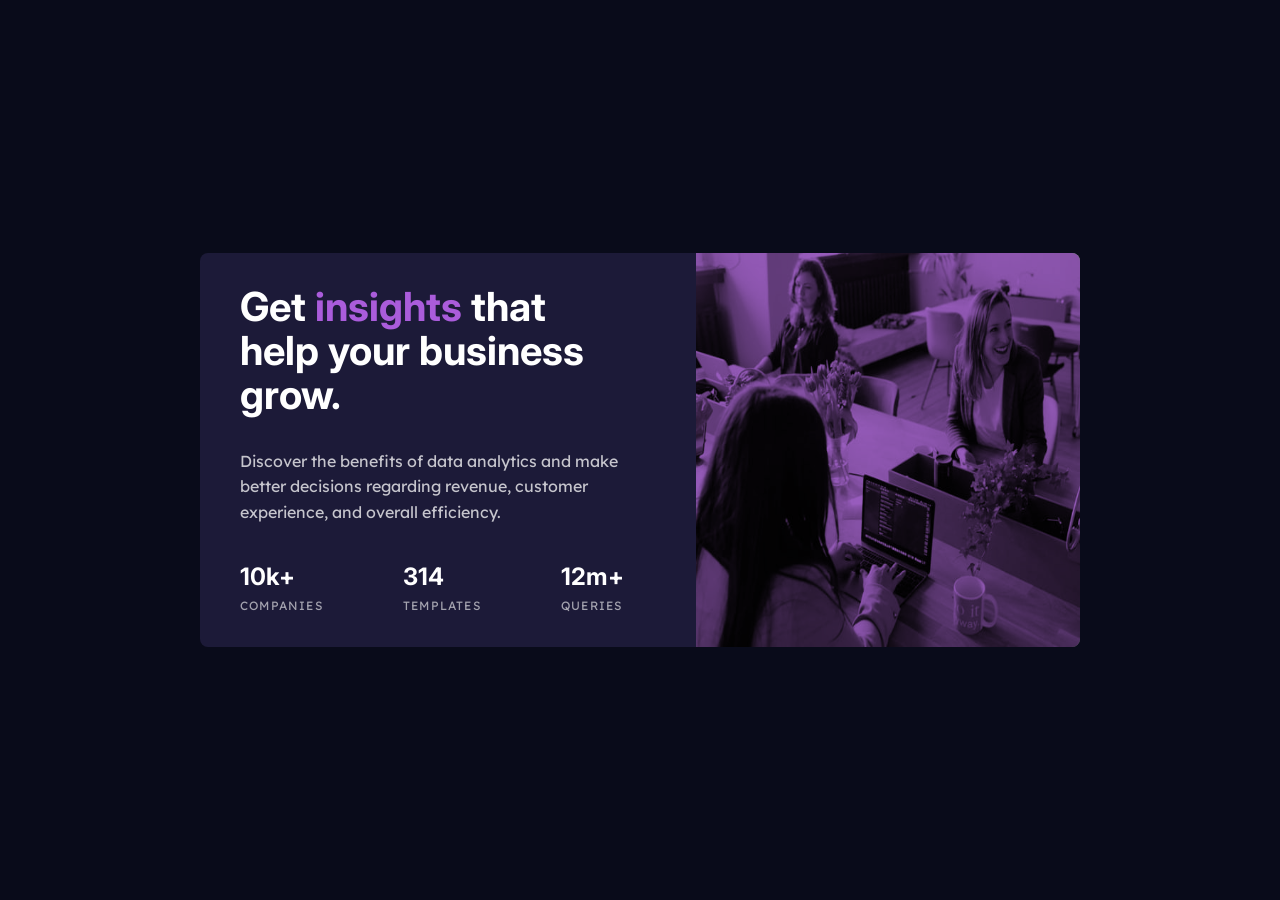
<file: newbie/stats-preview-card-component/index.html>
<!doctype html>
<html lang="en">
  <head>
    <meta charset="UTF-8" />
    <meta name="viewport" content="width=device-width, initial-scale=1.0" />
    <link
      rel="icon"
      type="image/png"
      sizes="32x32"
      href="images/favicon-32x32.png"
    />
    <title>Frontend Mentor | Stats preview card component</title>
    <link rel="preconnect" href="https://fonts.googleapis.com" />
    <link rel="preconnect" href="https://fonts.gstatic.com" crossorigin />
    <link
      href="https://fonts.googleapis.com/css2?family=Inter:ital,opsz,wght@0,14..32,100..900;1,14..32,100..900&family=Lexend+Deca:wght@100..900&display=swap"
      rel="stylesheet"
    />
    <link rel="stylesheet" href="css/style.css" />
  </head>
  <body>
    <main class="card">
      <div class="card-img">
        <img src="images/image-header-desktop.jpg" alt="" class="desktop-img"/>
        <img src="images/image-header-mobile.jpg" alt="" class="mobile-img"/>
      </div>
      <div class="card-content">
        <h1>Get <span>insights</span> that help your business grow.</h1>
        <p>
          Discover the benefits of data analytics and make better decisions
          regarding revenue, customer experience, and overall efficiency.
        </p>
        <div class="stats">
          <div class="pairs"><strong>10k+</strong> <span>companies</span></div>
          <div class="pairs"><strong>314</strong> <span>templates</span></div>
          <div class="pairs"><strong>12m+</strong> <span>queries</span></div>
        </div>
      </div>
    </main>
  </body>
</html>
</file>
<file: junior/testimonials-grid-section-main/css/style.css>
@import url('https://fonts.googleapis.com/css2?family=Barlow+Semi+Condensed:wght@500;600&display=swap');

*,
::before,
::after {
    margin: 0;
    padding: 0;
    box-sizing: border-box;
}

body {
    min-height: 100dvh;
    font-family: "Barlow Semi Condensed", sans-serif;
    background-color: hsl(214, 17%, 92%);
    display: flex;
    flex-direction: column;
    justify-content: center;
    align-items: center;
}

h1 {
    margin-top: 2rem;

}

.card {
    width: 80%;
    max-width: 50rem;
    display: flex;
    flex-direction: column;
    justify-content: center;
    align-items: center;
    gap: 3rem;
    margin: 4rem 0;
}

article {
    line-height: 1.6rem;
    font-size: 1.1rem;
    font-weight: 600;
    padding: 3rem;
    display: flex;
    flex-direction: column;
    justify-content: flex-start;
    align-items: flex-start;
    gap: 1rem;
    border-radius: 0.5rem;
    box-shadow: 3.5rem 3.5rem 5rem -2rem  hsl(224, 10%, 45%);
}

.daniel {
    background-color: hsl(263, 55%, 52%);
    color:hsl(214, 17%, 92%);
}

.jonathan {
    background-color: hsl(217, 19%, 35%);
    color:hsl(214, 17%, 92%);
}

.jeanette {
    background-color: hsl(0, 0%, 100%);
    color: hsl(217, 19%, 35%);
}

.patrick {
    background-color:  hsl(219, 29%, 14%);
    color:  hsl(214, 17%, 92%);
}


.kira {
    background-color: hsl(0, 0%, 100%);
    color: hsl(217, 19%, 35%);
}

.quotation {
    display: none;
}

.figure {
    display: flex;
    gap: 1rem;
    justify-content: flex-start;
    align-items: center;
}

.avatar {
    height: 2rem;
    width: 2rem;
    border-radius: 50%;
}

.main-quote {
    color:  hsl(0, 0%, 100%);
    font-size: 1.55rem;
    font-weight: 600;
    margin-bottom: 1rem;
    line-height: 1.8rem;
}

h2,
span {
    font-size: .8rem;
    font-weight: 500;
}

.jeanette .main-quote {
    color: hsl(217, 19%, 35%);
}

.kira .main-quote {
    color: hsl(217, 19%, 35%);
}

@media screen and (min-width: 80rem) {
    .card {
        display: grid;
        grid-template-columns: repeat(4, 1fr);
        grid-template-rows: repeat(2, auto);
        grid-template-areas: 
        "daniel  daniel   jonathan kira"
        "jeanette patrick patrick  kira";
        align-items: stretch;
        gap: 2rem;
        width: 90%;
        max-width: 75rem;
    }
    .daniel   { grid-area: daniel;
        position: relative;
    }
    .jonathan { grid-area: jonathan; }
    .jeanette { grid-area: jeanette; }
    .patrick  { grid-area: patrick; }
    .kira     { grid-area: kira; }

    article {
    line-height: 1.4rem;
    font-size: .9rem;
    padding: 2rem;
    }
    .main-quote {
    font-size: 1.25rem;
    line-height: 1.6rem;
    }
    .quotation {
        position: absolute;
        display: block;
        top: 0;
        right: 4rem;
        z-index: 0;
        opacity: 70%;
    }

    .figure,
    .daniel > div:last-child {
        position: relative;
        z-index: 1;
}
}
</file>
<file: newbie/3-column-preview-card-component/css/style.css>
:root {
  --sedan-bg: hsl(31, 77%, 52%);
  --suvs-bg: hsl(184, 100%, 22%);
  --luxury-bg: hsl(179, 100%, 13%);
  --text-muted: hsla(0, 0%, 100%, 0.75);
  --main-bg: hsl(0, 0%, 95%);
}
*,
*::before,
*::after {
  padding: 0;
  margin: 0;
  box-sizing: border-box;
}

body {
  padding: 2rem 0;
  background-color:var(--main-bg);
  font-family: 'Lexend Deca', sans-serif;
  font-size: 1rem;
  font-weight: 400;
  min-height: 100dvh;
  display: flex;
  justify-content: center;
  align-items: center;
}

main {
  display: flex;
  flex-direction: column;
  align-items: center;
  width: 90%;
  max-width: 60rem;
  border-radius: 0.5rem;
  overflow: hidden;
}

.sr-only {
  position: absolute;
  width: 1px;
  height: 1px;
  padding: 0;
  margin: -1px;
  overflow: hidden;
  clip: rect(0, 0, 0, 0);
  white-space: nowrap;
  border: 0;
}

section {
  display: flex;
  flex-direction: column;
  align-items: flex-start;
  gap: 1rem;
  padding: 3rem;
}

.sedans {
  background-color:var(--sedan-bg);
}

.suvs {
  background-color: var(--suvs-bg);
}

.luxury {
  background-color: var(--luxury-bg);
}

section div {
  display: flex;
  flex-direction: column;
  gap: 1.5rem;
  color:  var(--text-muted);
  line-height: 1.6;
}

h2 {
  color:var(--main-bg);
  font-family: 'Big Shoulders';
  font-size: 2rem;
  font-weight: 700;
}

.icon {
  width: 4.5rem;
  height: 3rem;
}

.button-sedans,
.button-suvs,
.button-luxury {
  text-decoration: none;
  padding: 0.75rem 1.5rem;
  background-color:  var(--main-bg);
  border-radius: 1.5rem;
  cursor: pointer;
  border: 1px solid transparent;
  transition: all 0.3s ease; 
}

.button-sedans{
  color: var(--sedan-bg);
}

.button-sedans:hover,
.button-sedans:focus-visible{
  background-color: var(--sedan-bg);
  color: var(--main-bg);
  border: 1px solid var(--main-bg);
}

.button-suvs {
  color: var(--suvs-bg);
}

.button-suvs:hover,
.button-suvs:focus-visible{
  background-color: var(--suvs-bg);
  color: var(--main-bg);
  border: 1px solid var(--main-bg);
}

.button-luxury {
  color: var(--luxury-bg);
}

.button-luxury:hover,
.button-luxury:focus-visible{
  background-color: var(--luxury-bg);
  color: var(--main-bg);
  border: 1px solid var(--main-bg);
}

.button-sedans:focus-visible,
.button-suvs:focus-visible,
.button-luxury:focus-visible {
  outline: 2px solid var(--main-bg); 
  outline-offset: 2px;
}

@media screen and (min-width: 57rem) {
  main {
    flex-direction: row;
    align-items: stretch;
  }
  section {
    gap: 4rem;
    flex: 1;
  }
  a {
    margin-top: auto;
  }
}
</file>
<file: newbie/blog-preview-card/CSS/style.css>
:root {
    --color-bg: hsl(47, 88%, 63%);
    --card-bg: hsl(0, 0%, 100%);
    --txt-base: hsl(0, 0%, 42%);
    --txt-main: hsl(0, 0%, 7%);
    --weight-base: 500;
    --weight-main: 800;
}

*, *::before, *::after {
  box-sizing: border-box;
}

body {
    background-color: var(--color-bg);
    font-family: 'Figtree', sans-serif;
    font-size: 16px;
    font-weight: var(--weight-base);
    color:var(--txt-main);
    min-height: 100dvh;
    margin: 0;
    display: flex;
    justify-content: center;
    align-items: center;
}

.card {
    background-color: var(--card-bg);
    width: 90%;
    max-width: 400px;
    padding: 1.25rem;
    border-radius: 1.25rem;
    display: flex;
    flex-direction: column;
    gap: 0.75rem;
    box-shadow: 8px 8px 0 var(--txt-main);
}

.card__image {
    width:100%;
    border-radius: 1rem;
}

.card__tag {
    background-color: var(--color-bg);
    font-weight: var(--weight-main);
    padding: 0.25rem 0.75rem;
    border-radius: 0.25rem;
    align-self: flex-start;
}
.card__date {
    margin: 0;
}

.card__title {
    font-weight: var(--weight-main);
    margin: 0;
}

.card__title a {
    color: inherit;
    text-decoration: none;
}

.card__title a:hover {
    color: var(--color-bg);
}

.card__description {
    color: var(--txt-base);
    margin: 0;
}

.card__author {
    display: flex;
    align-items: center;
    gap: 0.5rem;
}

.card__avatar {
    width: 2rem;
    height: 2rem;
    border-radius: 50%;
}
</file>
<file: newbie/FAQ accordion/css/style.css>
:root {
    --card-bg: hsl(0, 100%, 100%);
    --body-bg :hsl(275, 100%, 97%);
    --text-muted: hsl(292, 16%, 49%);
    --headers-text: hsl(292, 42%, 14%);
    --active-state: hsl(292, 71%, 38%);
    --border-color: hsla(282, 12%, 84%, 0.57);
}

*,
*::before,
*::after {
    margin: 0;
    padding: 0;
    box-sizing: border-box;
}

body {
    background-color: var(--body-bg);
    background-image: url(../images/background-pattern-mobile.svg);
    background-repeat: no-repeat;
    background-size: contain;
    min-height: 100dvh;
    padding: 1.5rem 0;
    font-family: 'Work Sans', sans-serif;
    font-size: 1rem;
    font-weight: 400;
    display: flex;
    justify-content: center;
    align-items: center;
}

.card {
    background-color: var(--card-bg);
    width: 90%;
    max-width: 40rem;
    padding: 1rem 2rem;
    display: flex;
    flex-direction: column;
    justify-content: center;
    border-radius: 1rem;
    gap: 1.5rem;
}

h1,
h2 {
    color: var(--headers-text);
}

h1 {
    font-size: 2rem;
    font-weight: 700;
}

h2 {
    font-size: 1.2rem;
    font-weight: 600;
}

.header {
    display: flex;
    align-items: center;
    gap: 1rem;
}

.questions-wrapper {
    display: flex;
    flex-direction: column;
    gap: 1rem;
}

ul {
    list-style: none;
}

.question-item {
    display: flex;
    flex-direction: column;
    gap: 1rem;
}

.question-item:not(:last-child) {
    border-bottom: 1px solid var(--border-color);
    padding-bottom: 1rem;
}

button {
    all: unset;
    cursor: pointer;
    display: flex;
    align-items: center;
    justify-content: space-between;
    width: 100%;
    padding: 1rem;
    transition: color 0.2s ease;
}

.item-text {
    color:var(--text-muted);
    font-weight: 400;
    line-height: 1.6;
}

.close .minus,
.close .item-text {
    display: none;
}

.close .plus {
    display: block;
}

.plus {
    display: none;
}

.minus {
    display: block;
}

button:hover {
    color: var(--active-state);
}

button:focus-visible{
    color: var(--active-state);
    outline: 2px solid var(--active-state);
    outline-offset: 0.25rem;
}

@media screen and (min-width: 45rem) {
    body {
        background-image: url(../images/background-pattern-desktop.svg);
    }

    h1 {
        font-size: 3rem;
    }
    
}
</file>
<file: newbie/nft-preview-card-component/css/style.css>
@import url("https://fonts.googleapis.com/css2?family=Outfit:wght@100..900&display=swap");

*,
::before,
::after {
  padding: 0;
  margin: 0;
  box-sizing: border-box;
}

body {
  background-color: hsl(217, 54%, 11%);
  min-height: 100dvh;
  display: flex;
  justify-content: center;
  align-items: center;
}

.card {
  font-family: "Outfit", sans-serif;
  font-size: 1.125rem;
  color: hsl(215, 51%, 70%);
  background-color: hsl(216, 50%, 16%);
  width: 90%;
  max-width: 25rem;
  padding: 1.5rem;
  display: flex;
  flex-direction: column;
  border-radius: 0.5rem;
  gap: 1rem;
}

.image-container {
  position: relative;
  width: 100%;
}

.hover-image {
  position: absolute;
  top: 0;
  left: 0;
  width: 100%;
  height: 100%;
  object-fit: scale-down;
  background-color: hsla(178, 100%, 50%, 0.5);
  display: flex;
  justify-content: center;
  align-items: center;
  opacity: 0;
  transition: opacity 0.3s ease;
}

.main-image {
  display: block;
  max-width: 100%;
  border-radius: 0.5rem;
}

h1 {
  font-size: 2rem;
  font-weight: 600;
}

a {
  text-decoration: none;
  color: hsl(0, 0%, 100%);
}

.data {
  display: flex;
  justify-content: space-between;
}

.pair {
  display: flex;
  align-items: center;
  gap: 0.5rem;
}

.ETH {
  color: hsl(178, 100%, 50%);
}

hr {
  border: none;
  border-top: 1px solid hsl(215, 32%, 27%);
}

figure {
  display: flex;
  align-items: center;
  gap: 1rem;
}

.avatar {
  width: 2.5rem;
  height: 2.5rem;
  border-radius: 50%;
}

.image-container:hover .hover-image {
  border-radius: 0.5rem;
  opacity: 1;
}

a:hover,
a:focus-visible {
  color: hsl(178, 100%, 50%);
}
</file>
<file: newbie/order-summary-component/css/style.css>
@import url('https://fonts.googleapis.com/css2?family=Red+Hat+Display:ital,wght@0,300..900;1,300..900&display=swap');

:root {
--box-bg: hsl(225, 100%, 98%);    
--card-bg: hsl(0, 0%, 100%);       
--page-bg: hsl(225, 100%, 94%);     
--link-bg: hsl(245, 75%, 52%);     
--p-font: hsl(224, 23%, 55%);       
--header-font: hsl(223, 47%, 23%);  
}

*,
::before,
::after {
    margin: 0;
    padding: 0;
    box-sizing: border-box;
}

body {
    background-color: var(--page-bg);
    background-image: url(../images/pattern-background-mobile.svg);
    background-repeat: no-repeat;
    background-size: contain;
    min-height: 100dvh;
    font-family: "Red Hat Display", sans-serif;
    display: flex;
    justify-content: center;
    align-items: center;
}

.card {
    background-color: var(--card-bg);
    width: 90%;
    max-width: 25rem;
    border-radius: 1rem;
    overflow: hidden;
    box-shadow: 0 2rem 3rem -1rem hsl(223, 47%, 23%, 0.15);
}

.hero {
    width: 100%;  
}

.summary {
    padding: 1.5rem;
    display: flex;
    flex-direction: column;
    align-items: center;
    gap: 1.5rem;
}

h1 {
    font-size: 2rem;
    font-weight: 900;
    color: var(--header-font);
}

p {
    font-size:1rem;  
    font-weight: 500;
    color: var(--p-font);
    text-align: center;
}
.box {
    width: 100%;
    background-color: var(--box-bg);
    padding: 1rem;
    display: flex;
    justify-content: space-between;
    align-items: center;
    border-radius: 1rem;
}

.annual-plan {
    display: flex;
    align-items: center;
    gap: 1rem;
}

.price {
    display: flex;
    flex-direction: column;
    gap: 0.25rem;
}

.price-head {
    font-weight: 700;
    color: var(--header-font);
}

.price-tag {
    font-weight: 500;
    color: var(--p-font);
}

.box-button {
    background-color: inherit;
    text-decoration: underline;
    color: var(--link-bg);
    border: none;
    font-weight: 700;
}

a {
    width: 100%;
    background-color: var(--link-bg);
    text-decoration: none;
    color: var(--card-bg);
    font-weight: 900;
    padding: 1rem;
    text-align: center;
    border-radius: 1rem;
    box-shadow: 0 1rem 2rem 0 hsl(245, 75%, 52%, 0.4);
}

.order-button {
    background-color: inherit;
    color: var(--p-font);
    border: none;
    font-weight: 700;
}

.box-button:hover {
    color:hsl(245, 75%, 52%, 0.7);
    cursor: pointer;
}

a:hover {
    background-color: hsl(245, 75%, 52%, 0.8);
}

.order-button:hover{
    color: var(--header-font);
    cursor: pointer;
}

a:focus-visible,
button:focus-visible {
    outline: 2px solid var(--link-bg);
    outline-offset: 2px;
}

@media (min-width: 40rem) {
    body {
        background-image: url(../images/pattern-background-desktop.svg);
        background-size: cover;
    }
}
</file>
<file: newbie/product-preview-card-component/css/style.css>
*, ::before, ::after {
    padding: 0;
    margin: 0;
    box-sizing: border-box;
}

body {
    background-color: hsl(30, 38%, 92%);
    min-height: 100dvh;
    padding: 4rem 0;
    display: flex;
    flex-direction: column;
    justify-content: center;
    align-items: center;
}

.card {
    background-color: hsl(0, 0%, 100%);
    width: 90%;
    max-width: 40rem;
    display: flex;
    flex-direction: column;
    align-items: center;
    justify-content: center;
    gap: 1rem;
    border-radius: 0.5rem;
    overflow: hidden;
}

.mobile-img {
    width: 100%;
}

.desktop-img {
    display: none;
}

.content {
    font-family: Montserrat, sans-serif;
    font-size: 1.125rem;
    font-weight: 500;
    color: hsl(228, 12%, 48%);
    padding: 2rem;
    display: flex;
    flex-direction: column;
    gap: 2rem;
}

.perfume {
    letter-spacing: 0.25rem;
    font-weight: 600;
}

h1 {
    font-family:Fraunces, Georgia, serif;
    color: hsl(212, 21%, 14%);
    font-size: 2.5rem;
    font-weight: 700;
}

.price span {
    font-family: Fraunces, Georgia, 'Cooper Black';
    font-size: 2rem;
    font-weight: 700;
    color:  hsl(158, 36%, 37%);
    padding-right: 1rem;
}

.price del {
    font-size: 0.9375rem;
    font-weight: 600;
    color: hsl(228, 12%, 48%);
    vertical-align:0.5rem;
}

button {
    background-color: hsl(158, 36%, 37%);
    border-radius: 0.5rem;
    padding: 1rem;
    color:  hsl(0, 0%, 100%);
    font-size: 1.25rem;
    font-weight: 700;
    border-style: none;
}

button:hover, 
button:focus {
    background-color: hsl(158, 42%, 18%);
}

button:focus-visible {
    outline: 3px solid hsl(158, 36%, 60%);
    outline-offset: 2px;
}

@media screen and (min-width: 768px) {
    .card {
        flex-direction: row;
    }
    .image {
        min-width: 50%;
    }
    .desktop-img {
        display: block;
        width: 100%;
    }
    .mobile-img {
        display: none;
    }
    .content {
        gap: 1rem;
        padding: 1rem;
    }
}
</file>
<file: newbie/qr-code-component/CSS/style.css>
:root{
    --color-bg:hsl(212, 45%, 89%);
    --color-card: hsl(0, 0%, 100%);
    --color-message: hsl(218, 44%, 22%);
    --color-mute: hsl(216, 15%, 48%);

    --weight-message: 700;
    --weight-base: 400;
}

*, *::before, *::after {
  box-sizing: border-box;
}

body {
    background-color: var(--color-bg);
    color: var(--color-mute);
    font-family: 'Outfit', sans-serif;
    font-weight: var(--weight-base);
    min-height: 100dvh;
    margin: 0;
    padding: 0;
    display: flex;
    justify-content: center;
    align-items: center;
}

main {
    display: contents;
}

.card {
    background-color: var(--color-card);
    width: 90%;
    max-width: 320px;
    padding: 1rem;
    text-align: center;
    border-radius: 1rem;
}

img {
    width: 100%;
    border-radius: 0.5rem;
}

.message {
    font-weight: var(--weight-message);  
}
</file>
<file: newbie/recipe-page/css/style.css>
*,
*::before,
*::after {
  padding: 0;
  margin: 0;
  box-sizing: border-box;
}

body {
  font-family: "Outfit", sans-serif;
  font-weight: 400;
  background-color: hsl(330, 100%, 98%);
  color: hsl(24, 5%, 18%);
  min-height: 100dvh;
  display: flex;
  justify-content: center;
  align-items: center;
}

.card {
  background-color: hsl(0, 0%, 100%);
  width: 100%;
  max-width: 35rem;
  display: flex;
  flex-direction: column;
  gap: 2rem;
  border-radius: 1rem;
}

section {
  margin: 0 2rem;
}

img {
  width: 100%;
}

h1,
h2 {
  font-family: "Young Serif";
  font-weight: 400;
}

h1 {
  font-size: 2.5rem;
  margin-bottom: 2rem;
}

.preparation {
  background-color: hsl(330, 100%, 98%);
  padding: 3rem;
  border-radius: 1.5rem;
}

.preparation h2 {
  color: hsl(332, 51%, 32%);
  font-size: 1.25rem;
}

.description {
  display: flex;
  flex-direction: column;
  gap: 1rem;
}

.pairs {
  display: list-item;
  list-style-type: disc;
  margin-left: 1.5rem;
}

.flex {
  display: flex;
}

dt {
  padding-left: 1rem;
}

h2 {
  color: hsl(14, 45%, 36%);
  font-size: 1.5rem;
  padding-bottom: 1rem;
}

strong {
  font-weight: 700;
  padding-right: 0.3rem;
}

.list {
  padding-left: 1rem;
}

li {
  padding: 0.5rem 1rem;
}

table {
  width: 100%;
  padding: 1rem 0;
  border-collapse: collapse;
}
tr {
  border-bottom: 1px solid hsl(30, 3%, 72%);
}

tr:last-child {
  border-bottom: none;
}

td {
  padding: 0.7rem;
}
@media screen and (min-width: 1024px) {
  .card {
    margin: 5rem 0;
    padding: 2rem;
  }
  section {
    margin: 0;
  }
  img {
    border-radius: 1rem;
  }
}
</file>
<file: newbie/results-summary-component/css/style.css>
*, ::before, ::after {
    margin: 0;
    padding: 0;
    box-sizing: border-box;
}

body{
    font-family: 'Hanken Grotesk', Verdana;
    min-height: 100dvh;
    background-color:hsl(221, 100%, 96%);
    display: flex;
    justify-content: center;
    align-items: center;
}

.card {
    background-color: hsl(0, 0%, 100%);
    width: 100%;
    max-width: 40rem;
    display: flex;
    flex-direction: column;
    gap: 1rem;
    box-shadow: 0 1rem 3rem hsl(224, 30%, 27%, 0.2);
}

.result {
    padding: 2rem;
    background: linear-gradient(
    hsl(252, 100%, 67%),
    hsl(241, 81%, 54%));
    color: hsl(0, 0%, 100%, .5);
    font-weight: 500;
    display: flex;
    flex-direction: column;
    align-items: center;
    justify-content: space-around;
    gap: 1rem;
    border-bottom-left-radius: 1.5rem;
    border-bottom-right-radius: 1.5rem;
}

.summary {
    color: hsl(224, 30%, 27%);
    min-width: 50%;
    padding: 1.5rem;
    font-weight: 700;
    display: flex;
    flex-direction: column;
    gap: 1.5rem;
}

h1 {
    font-size: 1rem;
}

.note {
    font-size: 1.125rem;
    text-align: center;
}

.final-result {
    font-size: 1rem;
    background: linear-gradient(
    hsla(256, 72%, 46%, 1),
    hsla(241, 72%, 46%, 0)
    );
    padding: 1.5rem 2.5rem;
    border-radius: 50%;
    display: flex;
    flex-direction: column;
    align-items: center;
}

.number {
    font-size: 3rem;
    color: hsl(0, 0%, 100%, 1);
    font-weight: 900;
}

.out-of {
    color: hsl(241, 100%, 89%);
    font-size: 1rem;
}

.rating {
    font-size: 1.5rem;
    font-weight: 700;
    color: hsl(0, 0%, 100%, 1);
}

h2 {
    font-size: 1.125rem;
    font-weight: 900;
}

.items {
    display: flex;
    flex-direction: column;
    gap: 1rem;
}

.items div {
    padding: 0.5rem 1rem;
    display: flex;
    justify-content: space-between;
    align-items: center;
    border-radius: 0.5rem;
}

.reaction {
    color: hsl(0, 100%, 67%);
    background-color: hsl(0, 100%, 67%, 0.1);
}

.memory {
    color: hsl(39, 100%, 56%);
    background-color: hsl(39, 100%, 56%, 0.1);
}

.verbal {
    color: hsl(166, 100%, 37%);
    background-color: hsl(166, 100%, 37%, 0.1);
}

.visual {
    color: hsl(234, 85%, 45%);
    background-color: hsl(234, 85%, 45%, 0.1);
}

.left {
    display: flex;
    align-items: center;
}

.left img {
    padding-right: 0.5rem;
}

.percent {
    color: hsl(224, 30%, 27%);
    display: flex;
    justify-content: center;
}

.percent span {
    color: hsl(224, 30%, 27%, 0.5);
}

.button {
    padding: 1rem;
    text-align: center;
    background-color: hsl(224, 30%, 27%);
    color: hsl(0, 0%, 100%);
    border-radius: 1.5rem;
    font-size: 1.125rem;
    cursor: pointer; 
    border: none;
}

.button:hover,
.button:focus {
    background: linear-gradient(
        hsl(252, 100%, 67%),
        hsl(241, 81%, 54%)
    );
}

.button:focus {
    outline: none;
}

@media screen and (min-width: 1024px) {
    .card {
        flex-direction: row;
        border-radius: 1.5rem;
    }
    .result {
        border-radius: 1.5rem;
    }
    .note {
        padding: 0;
    }
}
</file>
<file: newbie/social-links-profile/css/style.css>
:root {
    --bg-color: hsl(0, 0%, 8%);
    --card-bg: hsl(0, 0%, 12%);
    --button-bg: hsl(0, 0%, 20%);
    --font-color: hsl(0, 0%, 100%);
    --flashy-color: hsl(75, 94%, 57%);

    --title-weight: 700;
    --light-weight: 400;
    --button-weight: 600;
}

*, *::before, *::after {
  box-sizing: border-box;
}
html {
    font-size: 87.5%;
}

body {
    background-color: var(--bg-color);
    font-family: 'Inter', sans-serif;
    color: var(--font-color);
    min-height: 100dvh;
    padding: 2rem 0;
    margin: 0;
    display: flex;
    justify-content: center;
    align-items: center;
}

.card {
    background-color: var(--card-bg);
    width: 90%;
    max-width: 360px;
    margin: 0;
    padding: 2.5rem 1.5rem;
    display: flex;
    flex-direction: column;
    align-items: center;
    border-radius: 1rem;
}

figure {
    margin: 0;
    display: flex;
    flex-direction: column;
    align-items: center;
}
.avatar {
    width: 6rem;
    height: 6rem;
    border-radius: 50%;
}

.name {
    font-size: 1.7rem;
    font-weight: var(--title-weight);
    margin-bottom: 0;
    margin-top: 1.5rem;
}

.place {
    font-size: 1rem;
    font-weight: var(--button-weight);
    color: var(--flashy-color);
    margin: 0;
}

.description {
    margin: 1.5rem 0 1rem;
    font-size: 1rem;
    font-weight: var(--light-weight);
    text-align: center;
}

.buttons {
    width: 100%;
    display: flex;
    flex-direction: column;
    align-items: center;
    gap: 1rem;
}
a {
    font-size: 1rem;
    font-weight: var(--button-weight);
    color: inherit;
    text-decoration: none;
    background-color: var(--button-bg);
    width: 100%;
    padding: 1rem;
    border-radius: 0.5rem;
    text-align: center;
}

a:hover, a:focus {
    background-color: var(--flashy-color);
    color: var(--bg-color);
}
</file>
<file: newbie/stats-preview-card-component/css/style.css>
:root {
    /* colors */
    --main-background: hsl(233, 47%, 7%);
    --card-background: hsl(244, 37%, 16%);
    --accent: hsl(277, 64%, 61%);
    --main-heading: hsl(0, 0%, 100%);  /*stats*/
    --main-paragraph: hsla(0, 0%, 100%, 0.75);
    --stat-headings: hsla(0, 0%, 100%, 0.6);
}

*,
*::before,
*::after {
    margin: 0;
    padding: 0;
    box-sizing: border-box;
}

body {
    font-family: 'Lexend Deca', serif;
    font-size: 1rem;
    min-height: 100dvh;
    padding: 1.5rem 0;
    background-color: var(--main-background);
    display: flex;
    justify-content: center;
    align-items: center;
}

.card {
    background-color: var(--card-background);
    display: flex;
    flex-direction: column;
    width: 90%;
    max-width: 55rem;
    align-items: center;
    justify-content: center;
    gap: 1rem;
    overflow: hidden;
    border-radius: 0.5rem;
}

.card-img {
    position: relative;
}

.card-img::after {
    content: '';
    position: absolute;
    inset: 0;
    background-color:  hsl(277, 64%, 40%);
    mix-blend-mode:multiply;
    opacity:0.75;
}

.desktop-img {
    display: none;
}

.mobile-img {
    width: 100%;
}

.card-content {
    color: var(--main-paragraph);
    padding:  2rem 2.5rem;
    display: flex;
    flex-direction: column;
    align-items: center;
    gap: 1rem;
    justify-content: center;
    text-align: center;
    line-height: 1.6;
    font-weight: 400;
}

h1 {
    font-size: 2.5rem;
    color: var(--main-heading);
    font-family: Inter, sans-serif;
    font-weight: 700;
    line-height: 1.1;
}

h1 span {
    color: var(--accent);
}

.pairs {
    display: flex;
    flex-direction: column;
}

.pairs span {
    font-family: 'Lexend Deca', sans-serif;
    font-size: 0.75rem;
    letter-spacing: 0.1em;
    text-transform: uppercase;
    color: var(--stat-headings);
}

strong {
    font-family: Inter, sans-serif;
    font-weight: 700;
    color: var(--main-heading);
    font-size: 1.5rem;
}

@media screen and  (min-width: 45rem) {
    .card {
        flex-direction: row-reverse;
        gap: 2rem;
    }
    .desktop-img {
        display: block;
        width: 100%;
        height: 100%;
    }
    .card-img {
        flex: 1;
        align-self: stretch;
    }
    .card-content {
        flex: 1;
        align-items: flex-start;
        text-align: left;
        gap: 2rem;
    }
    .mobile-img {
        display: none;
    }
    .stats {
        display: flex;
        justify-content: space-between;
        width: 100%;
    }
}
</file>
